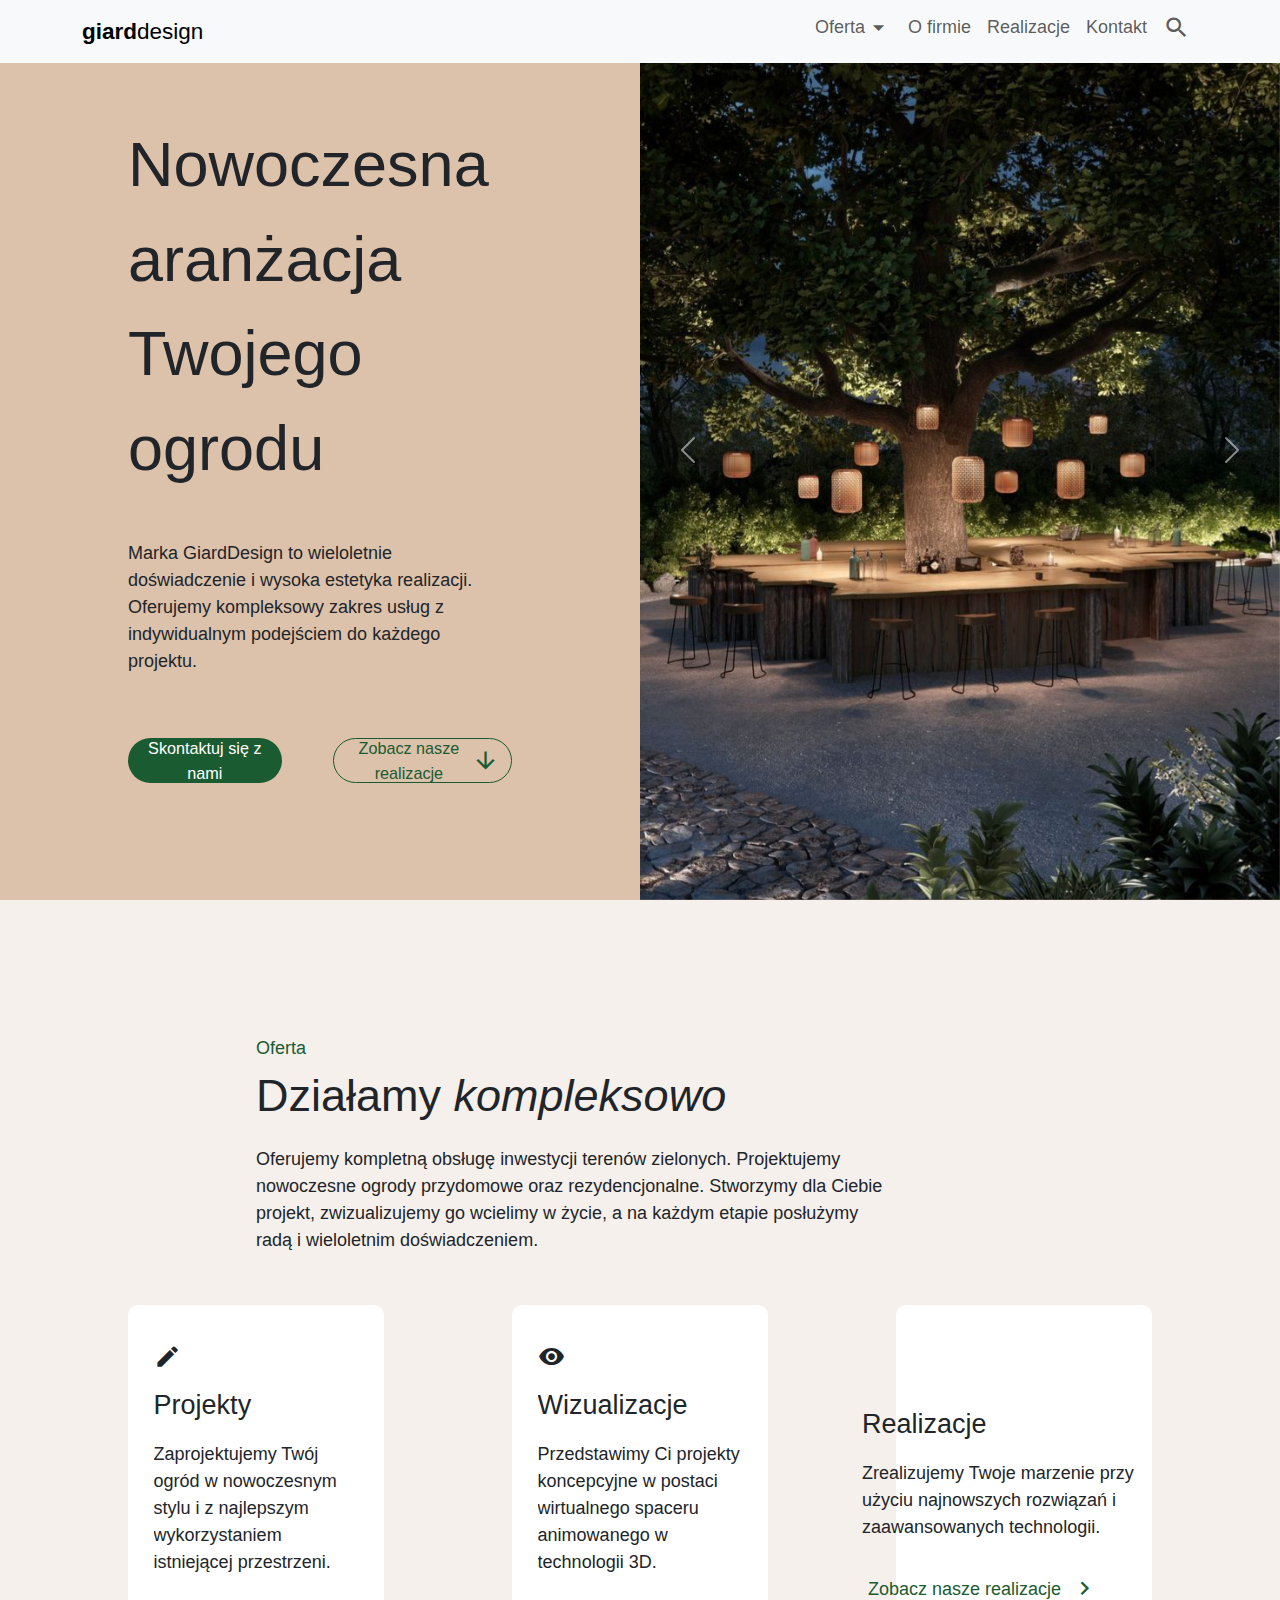
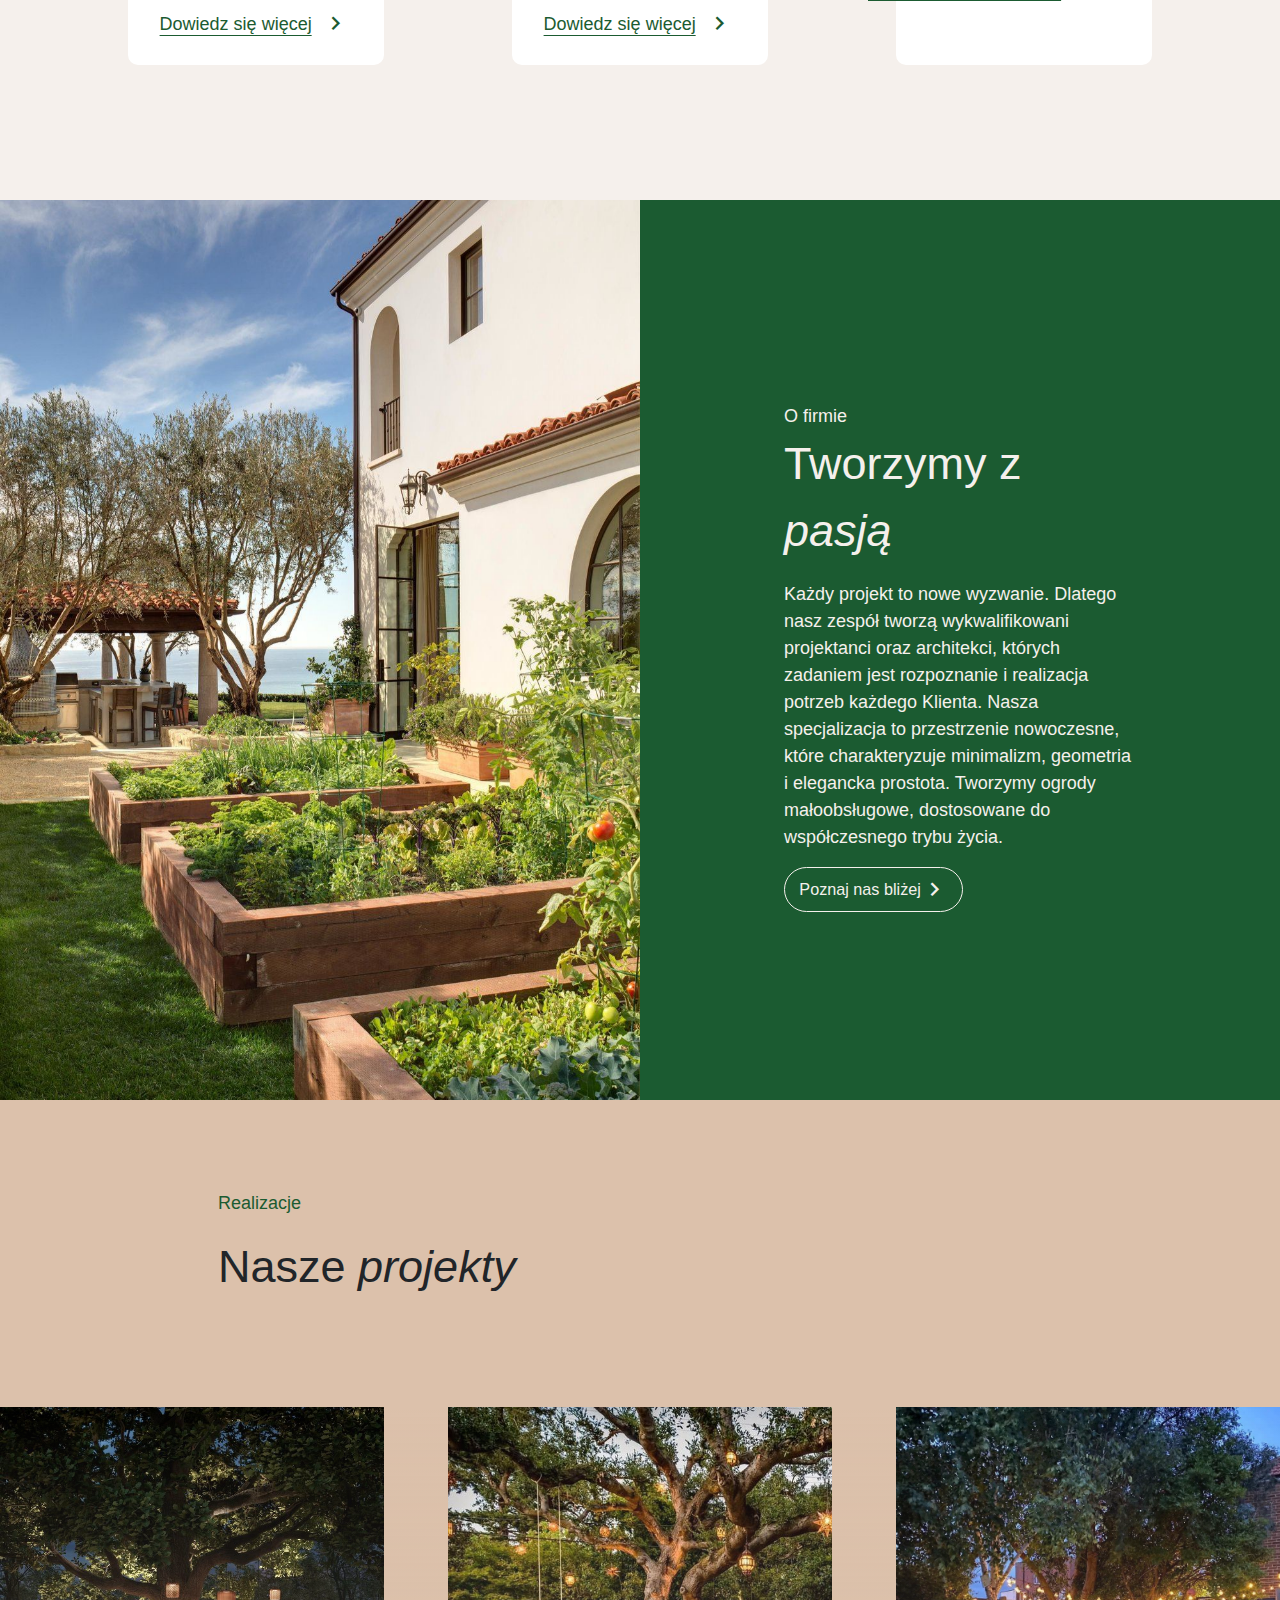
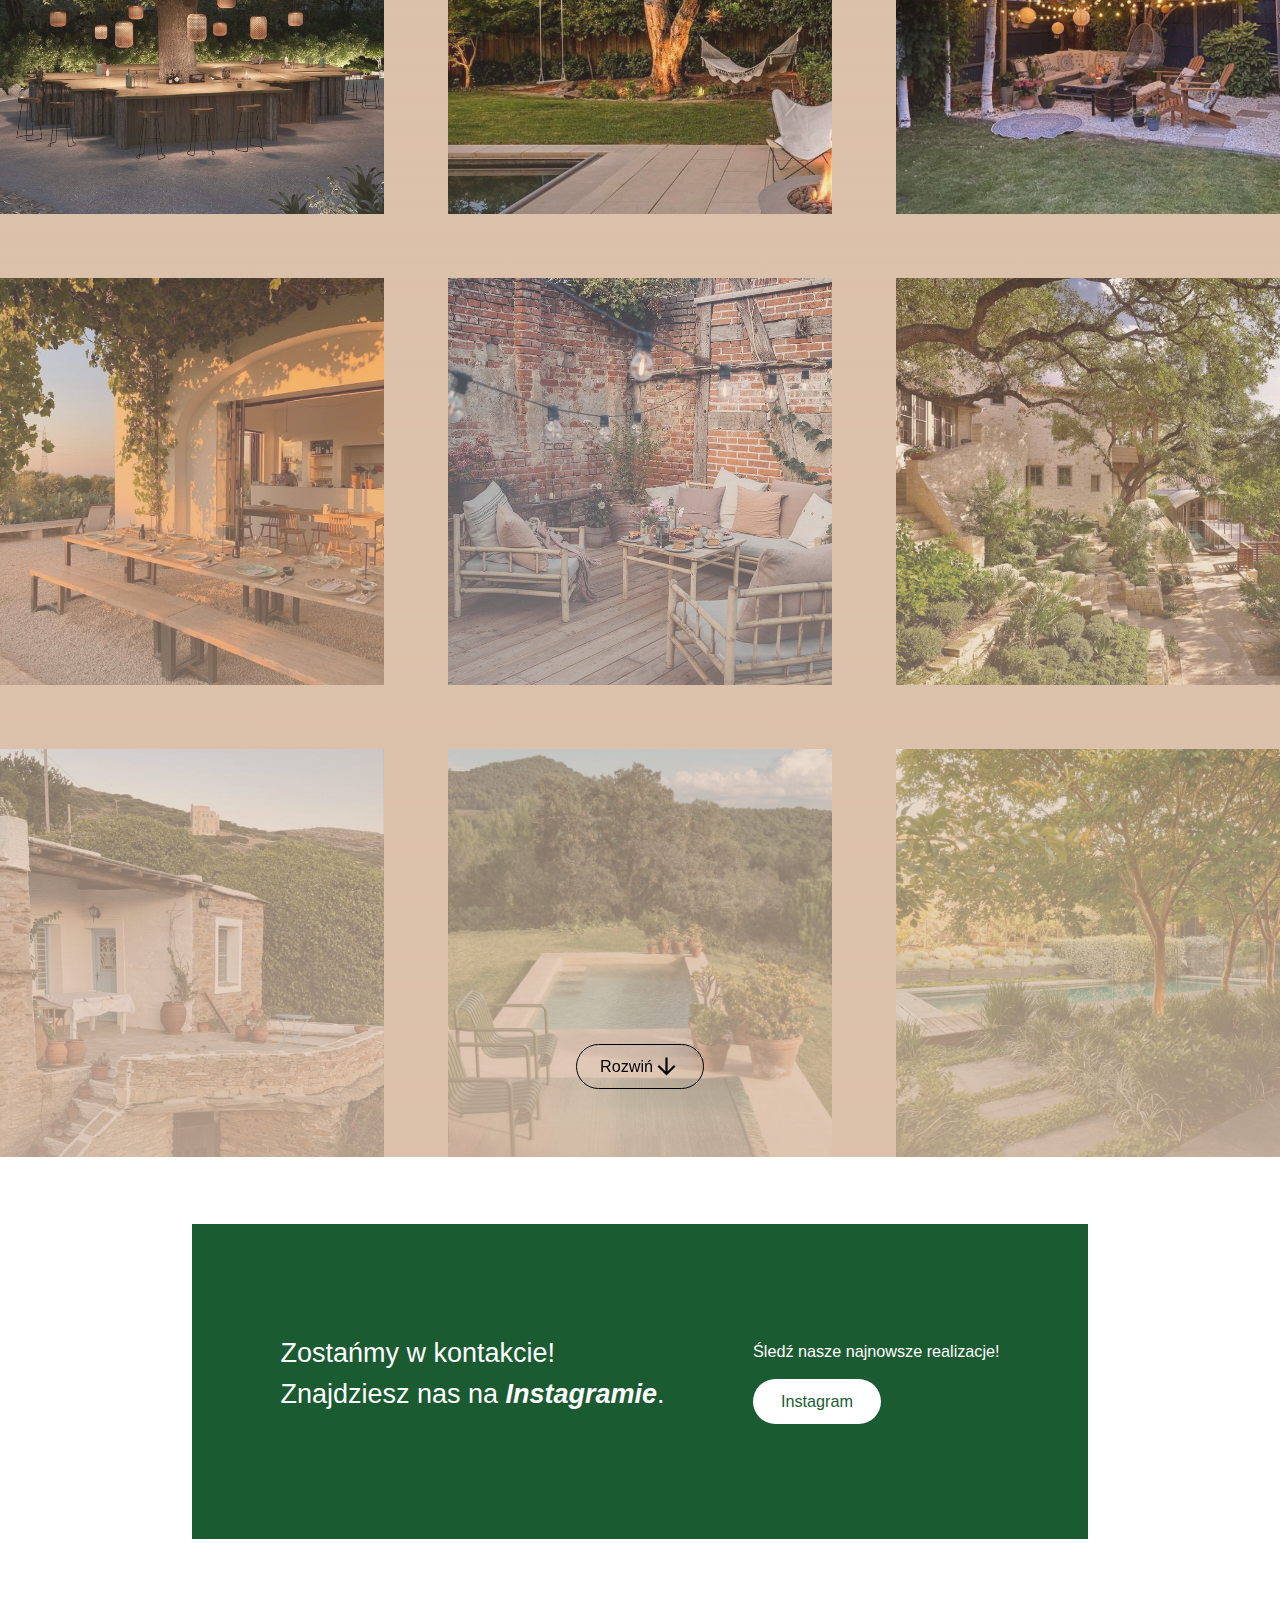
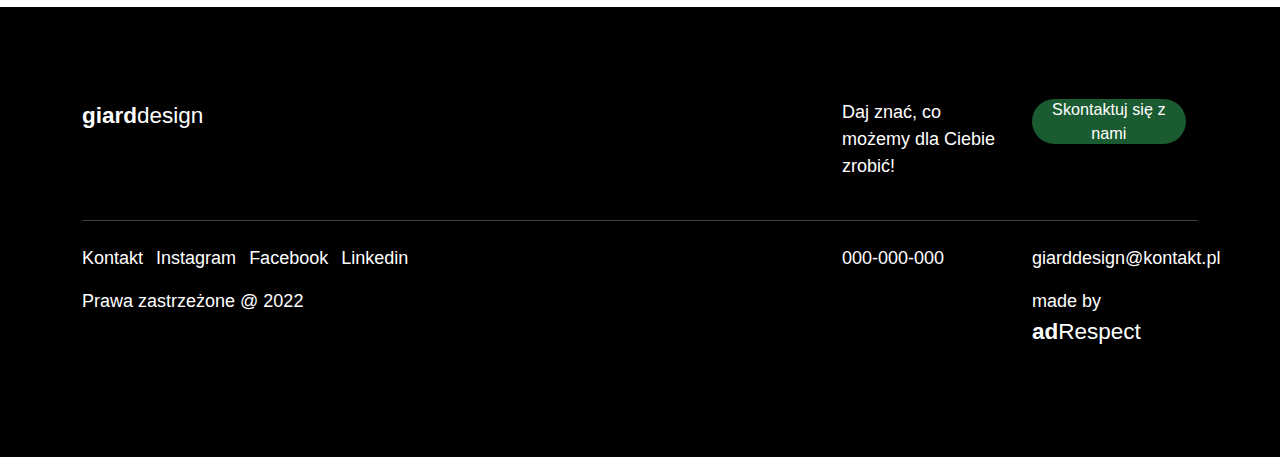
<file: index.html>
<!DOCTYPE html>
<html>
    <head>
        <link rel="stylesheet" href="https://fonts.googleapis.com/icon?family=Material+Icons">
        <link rel="stylesheet" href="/bootstrap/bootstrap.min.css">
        <link rel="stylesheet" href="/styles.css">
        <link rel="stylesheet" href="/sections/navbar/navbar.css">
        <link rel="stylesheet" href="/sections/intro/intro.css">
        <link rel="stylesheet" href="/sections/offer/offer.css">
        <link rel="stylesheet" href="/sections/company/company.css">
        <link rel="stylesheet" href="/sections/realizations/realizations.css">
        <link rel="stylesheet" href="/sections/instagram/instagram.css">
        <link rel="stylesheet" href="/sections/footer/footer.css">
        <script src="/sections/intro/intro.js"></script>
        <script src="/sections/realizations/realizations.js"></script>
        <script src="/sections/navbar/navbar.js"></script>
    </head>
    <body>
        <div class="page">
            <div class="section" id="navbar">
                <div id="navbar-content-placeholder"></div>
            </div>            
            <div class="section" id="intro">
                <div id="intro-content-placeholder"></div>
            </div>
            <div class="section" id="offer">
                <div id="offer-content-placeholder"></div>
            </div>
            <div class="section" id="company">
                <div id="company-content-placeholder"></div>
            </div>
            <div class="section" id="realizations">
                <div id="realizations-content-placeholder"></div>
            </div>
            <div class="section" id="instagram">
                <div id="instagram-content-placeholder"></div>
            </div>
            <div class="section" id="footer">
                <div id="footer-content-placeholder"></div>
            </div>
        </div>
        <script src="/bootstrap/bootstrap.min.js"></script>
        <script src="/masonry/masonry.pkgd.min.js"></script>
        <script src="script.js"></script>
    </body>
</html>
</file>
<file: styles.css>
:root {
    --pink: #DCC1AB;
    --green: #1B5B31;
    --light-pink: #F5F0EC;
}

* {
    font-family: Verdana, sans-serif;
}


.page {
    height: 100vh;
    margin: 0;
    padding: 0;
    position: absolute;
    top: 0;
    left: 0;
    right: 0;
    bottom: 0;
}
</file>
<file: sections/navbar/navbar.css>
.dropdown-hover:hover .dropdown-menu {
    display: block;
    animation: fadeInAndExpand 0.7s forwards;
}

@keyframes fadeInAndExpand {
    0% {
      opacity: 0;
      max-height: 0;
    }
    100% {
      opacity: 1;
      max-height: 500px; 
    }
}

#menuOffer {
    display: flex;
}


#submenuOffer .dropdown-item:hover {
    background-color: var(--pink);
    color: white;
}

#submenuOffer .dropdown-item {
    transition: background-color 0.7s, color 0.7s;
}

.navbar {
    height: 7vh;
    padding: 0;
}

#brand {
    font-size: 2.5vh;
}

.navbar-nav .nav-link {
    font-size: 2vh;
}

#submenuOffer .dropdown-item {
    font-size: 2vh;
}

#navbarMenu {
    background-color: #F8F9FA;
}

.hamburger-button {
    font-size: 2vh;
    border: none;
}
</file>
<file: sections/intro/intro.css>
.intro-container {
    height: 100vh;
    display: flex;
    flex-direction: row;
    background-color: var(--pink);
}

.intro-left-section {
    display: flex;
    align-items: center;
    justify-content: center;
    z-index: 0;
    width: 50%;
}

.intro-right-section {
    position: sticky;
    top: 0;
    z-index: 1;
    flex: 0 0 auto; 
    width: 50%;
}

.intro-content {
    display: flex;
    flex-direction: column;
    align-items: flex-start;
    justify-content: space-between;
    margin: 10vw;
}

img {
    height: 100vh;
}

.intro-title {
    font-size: 7vh;
    margin-bottom: 5vh;
}

.intro-text {
    font-size: 2vh;
    margin-bottom: 7vh;
}

.intro-buttons {
    display: flex;
    flex-direction: row;
    align-items: center;
    justify-content: space-between;
    width: 100%;
}

#intro-left-button {
    color: white;
    background-color: var(--green);
    height: 5vh;
    width: 12vw;
    border-radius: 10vh;
    border: none;
    display: flex;
    align-items: center;
    justify-content: center;
    font-size: 1.8vh;
    font-weight: 100;
    transition: background-color 0.7s, border-color 0.7s, color 0.7s;
}

#intro-left-button:hover {
    background-color: transparent;
    border: 1px solid var(--green);
    color: var(--green);
}

#intro-right-button {
    color: var(--green);
    background-color: transparent;
    height: 5vh;
    width: 14vw;
    border-radius: 10vh;
    border: 1px solid var(--green);
    display: flex;
    flex-direction: row;
    align-items: center;
    justify-content: center;
    font-size: 1.8vh;
    font-weight: 100;
    transition: background-color 0.7s, border-color 0.7s, color 0.7s;
}

#intro-right-button:hover {
    background-color: var(--green);
    border: transparent;
    color: white;
}

img {
    overflow: hidden;
    object-fit: cover;
}
</file>
<file: sections/offer/offer.css>
.offer-container {
    height: 100vh;
    background-color: var(--light-pink);
    display: flex;
    align-items: center;
    justify-content: center;
}

.offer-cards-container {
    display: flex;
    flex-direction: row;
    justify-content: space-between;
    align-items: center;
}

.offer-content {
    height: 70vh;
    width: 80vw;
    display: flex;
    flex-direction: column;
}

.offer-name {
    padding: 0;
    margin: 0;
    color: var(--green);
    font-size: 2vh;
}

.offer-title {
    font-size: 5vh;
}

.offer-up-section {
    flex: 1;
}

.offer-text-container {
    width: 50vw;
    height: 100%;
    display: flex;
    flex-direction: column;
    align-items: flex-start;
    justify-content: space-between;
    margin-left: 10vw;
}

.offer-down-section {
    flex: 2;
    display: flex;
    flex-direction: column;
    justify-content: flex-end;
}

.offer-card {
    background-color: white;
    height: 40vh;
    width: 20vw;
    border-radius: 10px;
    display: flex;
    flex-direction: column;
    align-items: center;
    justify-content: center;
    transition: transform 0.7s;
}

.offer-card:hover {
    transform: scale(1.1);
}

.content {
    margin: 2vw;
    display: flex;
    flex-direction: column;
    justify-content: space-around;
    overflow: hidden; 
    word-wrap: break-word; 
}

.offer-text {
    font-size: 2vh;
}

.icon {
    font-size: 4vh;
    margin: 0;
    padding: 0;
}

.title {
    font-size: 3vh;
}

.desc {
    font-size: 2vh;
}

.see-more {
    display: flex;
    align-items: center;
    color: var(--green);
    background-color: transparent;
    font-size: 2vh;
    border: none;
    cursor: pointer;
    transition: transform 0.7s;
}

.material-icons {
    font-size: 3vh;
}

.see-more:hover {
    transform: scale(1.1);
}

.button-text {
    text-decoration: underline;
    text-underline-offset: 5px;
    margin-right: 10px; 
    margin-top: 2vh;
}
</file>
<file: sections/company/company.css>
.company-container {
    height: 100vh;
    background-color: var(--green);
    display: flex;
    flex-direction: row;
}

.company-left-section {
    background-image: url('/assets/images/about-company-garden.jpg');
    background-size: cover;
    background-repeat: no-repeat;
    background-position: center center;
    flex: 0 0 auto; 
    position: sticky;
    top: 0;
    width: 50%;
    z-index: 1;
}

.company-right-section {
    flex: 1;
    z-index: 0;
    display: flex;
    align-items: center;
    justify-content: center;
}

.company-content {
    height: 55%;
    width: 55%;
    display: flex;
    flex-direction: column;
    align-items: flex-start;
    justify-content: space-between;
}

.company-text-container {
    flex: 2;
    color: var(--light-pink);
    display: flex;
    flex-direction: column;
    justify-content: space-between;
}

.company-page-button {
    flex: 1;
    display: flex;
    align-items: flex-end;
}

.company-name {
    padding: 0;
    margin: 0;
    font-size: 2vh;
}

.company-title {
    font-size: 5vh;
}

.company-text {
    font-size: 2vh;
}

#see-more-button {
    color: var(--light-pink);
    background-color: transparent;
    height: 5vh;
    width: 14vw;
    border-radius: 10vh;
    border: 1px solid var(--light-pink);
    display: flex;
    flex-direction: row;
    align-items: center;
    justify-content: center;
    cursor: pointer;
    font-size: 1.8vh;
    font-weight: 100;
    transition: background-color 0.7s, border-color 0.7s, color 0.7s;
}

#see-more-button:hover {
    background-color: var(--light-pink);
    border: transparent;
    color: var(--green);
}
</file>
<file: sections/realizations/realizations.css>
.realizations-container {
    display: flex;
    flex-direction: column;
    background-color: var(--pink);
}

.realizations-text-section {
    margin: 10vh;
    display: flex;
    align-items: center;
}

.realizations-text-container {
    margin-left: 10vw;
}

.realizations-gallery-section {
    position: relative;
}

.realizations-name {
    font-size: 2vh;
    color: var(--green);
}

.realizations-title {
    font-size: 5vh;
}

.gallery-cover {
    height: 150vh;
    width: 100%;
    position: absolute;
    bottom: 0;
    left: 0;
    z-index: 1;
    background-image: linear-gradient(to bottom, rgba(0, 0, 0, 0), rgba(220, 193, 171, 0.8));
    transition: height 0.7s;
}

.gallery {
    display: grid;
    grid-template-columns: repeat(3, 1fr);
    grid-gap: 5vw; 
    max-height: 150vh;
    overflow: hidden;
    transition: max-height 0.7s;
}

.grid-item {
    display: block; 
    overflow: hidden;
}


.grid-item img {
    width: 100%;
    height: 100%;
    transition: transform 0.3s; 
}

.grid-item:hover img {
    transform: scale(1.1);
}

@media (max-width: 1200px) {
    .gallery {
        grid-template-columns: repeat(2, 1fr);
    }
}

@media (max-width: 768px) {
    .gallery {
        grid-template-columns: repeat(1, 1fr);
    }
}

#show-more-button, #hide-more-button {
    cursor: pointer;
    color: black;
    background-color: transparent;
    height: 5vh;
    width: 10vw;
    border-radius: 10vh;
    border: 1px solid black;
    display: flex;
    flex-direction: row;
    align-items: center;
    justify-content: center;
    font-size: 1.8vh;
    font-weight: 100;
    transition: background-color 0.7s, border-color 0.7s, color 0.7s;
    position: absolute;
    bottom: 5%;
    left: 50%;
    transform: translateX(-50%);
    z-index: 1;
}

#hide-more-button {
    display: none;
    bottom: 1vw;
}

#show-more-button:hover, #hide-more-button:hover {
    background-color: black;
    color: var(--pink);
    border: transparent;
}
</file>
<file: sections/instagram/instagram.css>
.instagram-container {
    height: 50vh;
    display: flex;
    justify-content: center;
    align-items: center;
}

.instagram-content {
    background-color: var(--green);
    color: white;
    height: 70%;
    width: 70%;
    display: flex;
    flex-direction: row;
    align-items: center;
    justify-content: space-evenly;
}

.right-section {
    display: flex;
    flex-direction: column;
    align-items: center;
    justify-content: center;
}

.instagram-text {
    font-size: 3vh;
}

.instagram-info {
    font-size: 1.8vh;
}

#instagram-button {
    background-color: white;
    color: var(--green);
    height: 5vh;
    width: 10vw;
    border-radius: 10vh;
    border: none;
    display: flex;
    align-items: center;
    justify-content: center;
    font-size: 1.8vh;
    font-weight: 100;
    transition: background-color 0.7s, border-color 0.7s, color 0.7s;
}

#instagram-button:hover {
    background-color: transparent;
    border: 1px solid white;
    color: white;
}
</file>
<file: sections/footer/footer.css>
.footer {
    background-color: black;
    color: white;
    height: 50vh;
    display: flex;
    flex-direction: column;
    align-items: center;
    justify-content: center;
    font-size: 2vh;
}

#footer-button {
    color: white;
    background-color: var(--green);
    height: 5vh;
    width: 12vw;
    border-radius: 10vh;
    border: none;
    display: flex;
    align-items: center;
    justify-content: center;
    font-size: 1.8vh;
    font-weight: 100;
    transition: background-color 0.7s, border-color 0.7s, color 0.7s;
}

#footer-button:hover {
    background-color: white;
    color: var(--green);
}

.footer-company-name, .footer-designer-name {
    font-size: 2.5vh;
}

.list-inline-item {
    cursor: pointer;
}
</file>
